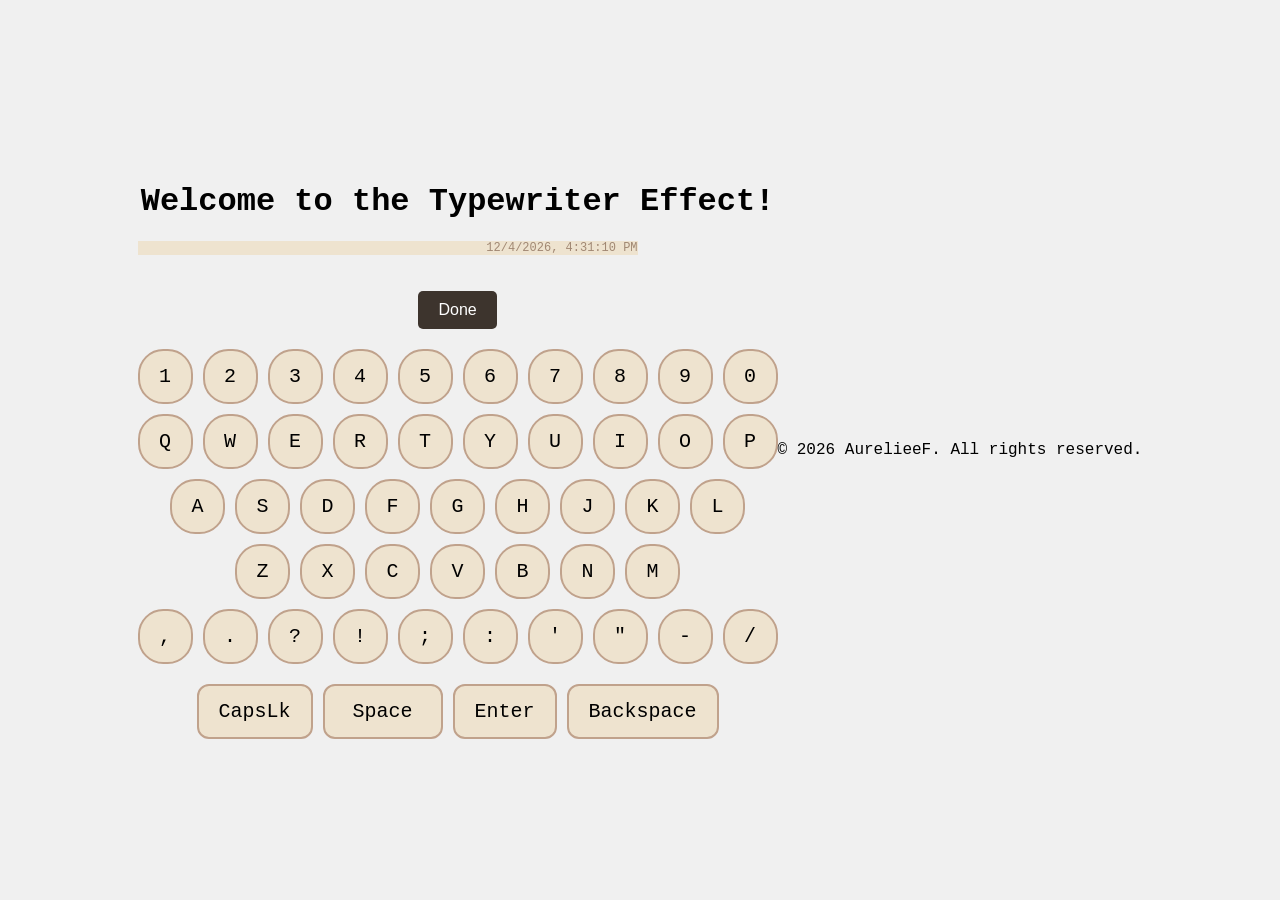
<file: index.html>
<!DOCTYPE html>
<html lang="en">

<head>
    <meta charset="UTF-8">
    <meta http-equiv="X-UA-Compatible" content="IE=edge">
    <meta name="viewport" content="width=device-width, initial-scale=1.0">
    <title>Typewriter</title>
    <link rel="stylesheet" href="style.css">
</head>

<body>
    <main class="typewriter-app">
        <div class="typewriter">
            <h1>Welcome to the Typewriter Effect!</h1>
        </div>
        <section class="paper-slot">
            <section class="paper">
                <p id="paper-date"></p>
                <p id="paper-text"></p>
                <p id="paper-info"></p>
            </section>
        </section>
        <button id="done-button">Done</button>
        <section class="keyboard">
            <div class="keyboard-row">
                <button class="key" data-key="1">1</button>
                <button class="key" data-key="2">2</button>
                <button class="key" data-key="3">3</button>
                <button class="key" data-key="4">4</button>
                <button class="key" data-key="5">5</button>
                <button class="key" data-key="6">6</button>
                <button class="key" data-key="7">7</button>
                <button class="key" data-key="8">8</button>
                <button class="key" data-key="9">9</button>
                <button class="key" data-key="0">0</button>
            </div>
            <div class="keyboard-row">
                <button class="key" data-key="q">Q</button>
                <button class="key" data-key="w">W</button>
                <button class="key" data-key="e">E</button>
                <button class="key" data-key="r">R</button>
                <button class="key" data-key="t">T</button>
                <button class="key" data-key="y">Y</button>
                <button class="key" data-key="u">U</button>
                <button class="key" data-key="i">I</button>
                <button class="key" data-key="o">O</button>
                <button class="key" data-key="p">P</button>
            </div>
            <div class="keyboard-row">
                <button class="key" data-key="a">A</button>
                <button class="key" data-key="s">S</button>
                <button class="key" data-key="d">D</button>
                <button class="key" data-key="f">F</button>
                <button class="key" data-key="g">G</button>
                <button class="key" data-key="h">H</button>
                <button class="key" data-key="j">J</button>
                <button class="key" data-key="k">K</button>
                <button class="key" data-key="l">L</button>
            </div>
            <div class="keyboard-row">
                <button class="key" data-key="z">Z</button>
                <button class="key" data-key="x">X</button>
                <button class="key" data-key="c">C</button>
                <button class="key" data-key="v">V</button>
                <button class="key" data-key="b">B</button>
                <button class="key" data-key="n">N</button>
                <button class="key" data-key="m">M</button>
            </div>
            <div class="keyboard-row">
                <button class="key" data-key=",">,</button>
                <button class="key" data-key=".">.</button>
                <button class="key" data-key="?">?</button>
                <button class="key" data-key="!">!</button>
                <button class="key" data-key=";">;</button>
                <button class="key" data-key=":">:</button>
                <button class="key" data-key="'">'</button>
                <button class="key" data-key='"'>"</button>
                <button class="key" data-key="-">-</button>
                <button class="key" data-key="/">/</button>
            </div>
            <div class="keyboard-row">

            </div>
            <div class="keyboard-row">
                <button class="key special-key caps-key" data-key="CapsLock">CapsLk</button>
                <button class="key special-key space-key" data-key=" ">Space</button>
                <button class="key special-key enter-key" data-key="Enter">Enter</button>
                <button class="key special-key backspace-key" data-key="Backspace">Backspace</button>
            </div>
        </section>
    </main>

    <footer>
        <p>© 2026 AurelieeF. All rights reserved.</p>

    </footer>
    <script src="script.js"></script>

</body>


</html>
</file>
<file: style.css>
body{
    margin: 0;
    min-height: 100vh;
    display: flex;
    justify-content: center;
    align-items: center;
    background-color: #f0f0f0;
    font-family: "Courier New", monospace;
}

.typewriter-app{
    text-align: center;

}

.paper,
.paper-slot{
box-sizing: border-box;
}
.paper-slot{
    width: 500px;
}
.paper{
    width:100%;
    background-color: #eee3cf;
}
#paper-text{
    white-space: pre-wrap;
    overflow-wrap: break-word;
    word-break: normal;
    hyphens: auto;
}
#paper-date{
    font-size: 12px;
    color: #a18873;
    margin-bottom: 0px;
    text-align: right;
}
#paper-info{
    font-size: 12px;
    color: #a18873;
    margin-top: 10px;
    text-align: right;
}

.keyboard{
    margin-top: 20px;
    display: flex;
    gap: 10px;
    flex-direction: column;
    align-items: center;
}

.keyboard-row{
    display: flex;
    gap: 10px;
}



.key{
    width:55px;
    height: 55px;
    border-radius: 46%;
    border: 2px solid #c0a28c;
    background-color: #eee3cf;
    font-family: "Courier New", monospace;
    font-size:20px;
    cursor: pointer;
    transition: transform 0.8s;
}
    
.key.pressed{
    transform: translateY(12px);
}

.key.active{
    transform: translateY(12px);
}
.special-key{
    border-radius: 12px;
    padding: 0px 20px;
    width: auto;
}

.caps-key{
    min-width: 90px;
}
.space-key{
    min-width: 120px;
}
.enter-key{
    min-width: 100px;
}
.backspace-key{
    min-width: 140px;
}
#done-button{
    margin-top: 20px;
    padding: 10px 20px;
    font-size: 16px;
    background-color: #3d342d;
    color: #fff;
    border: none;
    border-radius: 5px;
    cursor: pointer;
}
#done-button.disabled{
    opacity: 0.5;
    cursor: not-allowed;
}
</file>
